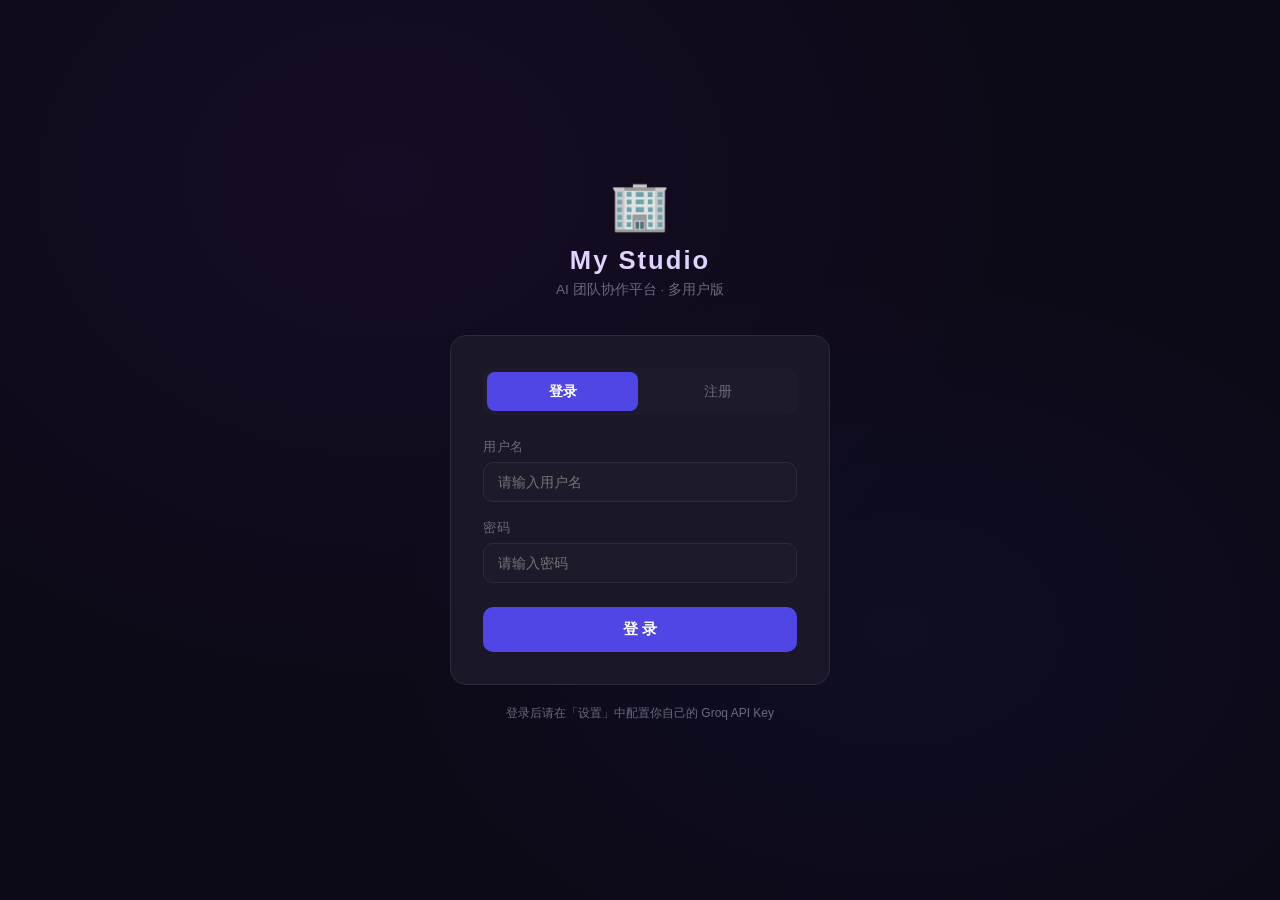
<file: templates/login.html>
<!DOCTYPE html>
<html lang="zh-CN">
<head>
    <meta charset="UTF-8">
    <meta name="viewport" content="width=device-width, initial-scale=1.0">
    <title>🏢 My Studio - 登录</title>
    <style>
        * { margin: 0; padding: 0; box-sizing: border-box; }
        :root {
            --primary: #4f46e5; --primary-light: #818cf8;
            --bg: #0d0a18; --card-bg: #1a1728;
            --border: #2d2a3e; --text: #f0eef6; --text-muted: #6b6880;
        }
        body {
            font-family: -apple-system, BlinkMacSystemFont, "Segoe UI", "PingFang SC", "Microsoft YaHei", sans-serif;
            background: var(--bg); color: var(--text);
            min-height: 100vh; display: flex; align-items: center; justify-content: center;
            background-image:
                radial-gradient(ellipse at 30% 20%, rgba(88,28,135,0.12) 0%, transparent 50%),
                radial-gradient(ellipse at 70% 70%, rgba(30,64,175,0.08) 0%, transparent 40%);
        }
        .login-container {
            width: 100%; max-width: 420px; padding: 20px;
        }
        .login-header {
            text-align: center; margin-bottom: 36px;
        }
        .login-header .logo { font-size: 3rem; margin-bottom: 12px; }
        .login-header h1 { font-size: 1.6rem; letter-spacing: 2px; color: #e0d4ff; }
        .login-header p { color: var(--text-muted); font-size: 0.85rem; margin-top: 6px; }

        .login-card {
            background: var(--card-bg); border: 1px solid var(--border);
            border-radius: 16px; padding: 32px; backdrop-filter: blur(12px);
        }
        .tabs {
            display: flex; gap: 4px; margin-bottom: 24px;
            background: rgba(30,27,46,0.8); border-radius: 10px; padding: 4px;
        }
        .tab {
            flex: 1; padding: 10px; text-align: center; cursor: pointer;
            border-radius: 8px; font-size: 0.9rem; color: var(--text-muted);
            transition: all 0.3s; border: none; background: none;
        }
        .tab.active {
            background: var(--primary); color: white; font-weight: 600;
        }
        .form-group { margin-bottom: 18px; }
        .form-group label {
            display: block; font-size: 0.8rem; color: var(--text-muted);
            margin-bottom: 6px; letter-spacing: 0.5px;
        }
        .form-group input {
            width: 100%; padding: 11px 14px; border-radius: 10px;
            border: 1px solid var(--border); background: rgba(30,27,46,0.8);
            color: var(--text); font-size: 0.9rem; font-family: inherit;
            transition: border-color 0.3s;
        }
        .form-group input:focus {
            outline: none; border-color: var(--primary-light);
            box-shadow: 0 0 12px rgba(79,70,229,0.15);
        }
        .btn-submit {
            width: 100%; padding: 12px; border-radius: 10px;
            border: none; background: var(--primary); color: white;
            font-size: 0.95rem; font-weight: 600; cursor: pointer;
            transition: all 0.3s; margin-top: 6px;
        }
        .btn-submit:hover { background: #4338ca; transform: translateY(-1px); }
        .btn-submit:disabled { opacity: 0.5; cursor: not-allowed; transform: none; }
        .error-msg {
            background: rgba(239,68,68,0.1); border: 1px solid rgba(239,68,68,0.2);
            color: #f87171; padding: 10px 14px; border-radius: 8px;
            font-size: 0.85rem; margin-bottom: 16px; display: none;
        }
        .login-footer {
            text-align: center; margin-top: 20px; color: var(--text-muted);
            font-size: 0.75rem;
        }
    </style>
</head>
<body>
    <div class="login-container">
        <div class="login-header">
            <div class="logo">🏢</div>
            <h1>My Studio</h1>
            <p>AI 团队协作平台 · 多用户版</p>
        </div>

        <div class="login-card">
            <div class="tabs">
                <button class="tab active" id="tab-login" onclick="switchTab('login')">登录</button>
                <button class="tab" id="tab-register" onclick="switchTab('register')">注册</button>
            </div>

            <div id="error-box" class="error-msg"></div>

            <!-- 登录表单 -->
            <form id="form-login" onsubmit="handleLogin(event)">
                <div class="form-group">
                    <label>用户名</label>
                    <input type="text" id="login-username" placeholder="请输入用户名" required autocomplete="username" />
                </div>
                <div class="form-group">
                    <label>密码</label>
                    <input type="password" id="login-password" placeholder="请输入密码" required autocomplete="current-password" />
                </div>
                <button type="submit" class="btn-submit" id="btn-login">登 录</button>
            </form>

            <!-- 注册表单 -->
            <form id="form-register" style="display:none" onsubmit="handleRegister(event)">
                <div class="form-group">
                    <label>用户名</label>
                    <input type="text" id="reg-username" placeholder="2个字符以上" required />
                </div>
                <div class="form-group">
                    <label>显示名称</label>
                    <input type="text" id="reg-displayname" placeholder="同事看到的名字（可选）" />
                </div>
                <div class="form-group">
                    <label>密码</label>
                    <input type="password" id="reg-password" placeholder="4个字符以上" required />
                </div>
                <button type="submit" class="btn-submit" id="btn-register">注 册</button>
            </form>
        </div>

        <div class="login-footer">
            登录后请在「设置」中配置你自己的 Groq API Key
        </div>
    </div>

    <script>
        function switchTab(tab) {
            document.getElementById("form-login").style.display = tab === "login" ? "block" : "none";
            document.getElementById("form-register").style.display = tab === "register" ? "block" : "none";
            document.getElementById("tab-login").classList.toggle("active", tab === "login");
            document.getElementById("tab-register").classList.toggle("active", tab === "register");
            hideError();
        }

        function showError(msg) {
            const box = document.getElementById("error-box");
            box.textContent = msg; box.style.display = "block";
        }
        function hideError() {
            document.getElementById("error-box").style.display = "none";
        }

        async function handleLogin(e) {
            e.preventDefault(); hideError();
            const btn = document.getElementById("btn-login");
            btn.disabled = true; btn.textContent = "登录中...";
            try {
                const res = await fetch("/api/auth/login", {
                    method: "POST",
                    headers: {"Content-Type": "application/json"},
                    body: JSON.stringify({
                        username: document.getElementById("login-username").value.trim(),
                        password: document.getElementById("login-password").value,
                    })
                });
                const data = await res.json();
                if (data.ok) { window.location.href = "/"; }
                else { showError(data.error || "登录失败"); }
            } catch (err) { showError("网络错误: " + err.message); }
            btn.disabled = false; btn.textContent = "登 录";
        }

        async function handleRegister(e) {
            e.preventDefault(); hideError();
            const btn = document.getElementById("btn-register");
            btn.disabled = true; btn.textContent = "注册中...";
            try {
                const res = await fetch("/api/auth/register", {
                    method: "POST",
                    headers: {"Content-Type": "application/json"},
                    body: JSON.stringify({
                        username: document.getElementById("reg-username").value.trim(),
                        password: document.getElementById("reg-password").value,
                        display_name: document.getElementById("reg-displayname").value.trim(),
                    })
                });
                const data = await res.json();
                if (data.ok) { window.location.href = "/"; }
                else { showError(data.error || "注册失败"); }
            } catch (err) { showError("网络错误: " + err.message); }
            btn.disabled = false; btn.textContent = "注 册";
        }
    </script>
</body>
</html>
</file>
